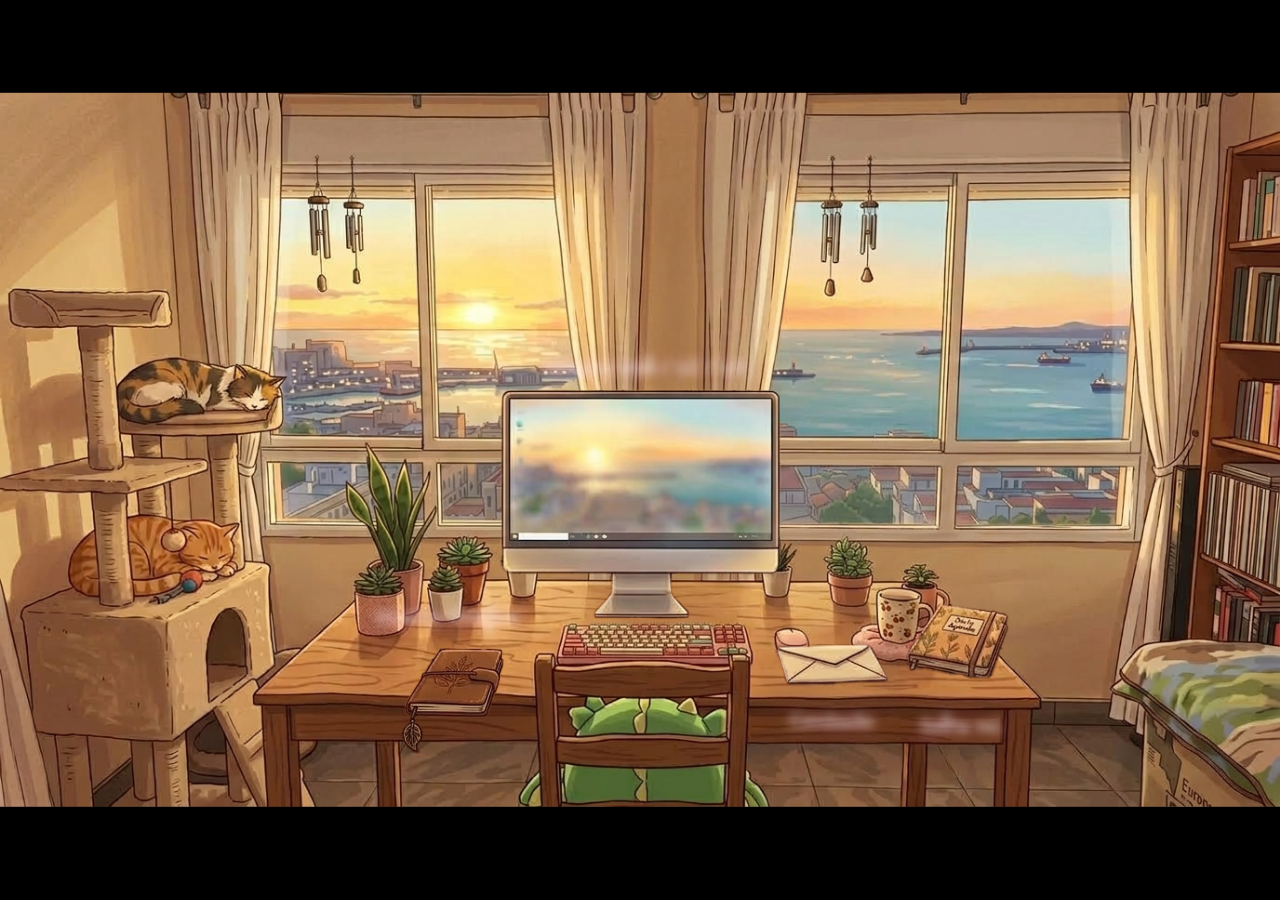
<file: index.html>
<!doctype html>
<html lang="es">

<head>
  <meta charset="UTF-8">

  <meta
    name="viewport"
    content="width=device-width, initial-scale=1.0, viewport-fit=cover"
  >

  <title>Portfolio Marta</title>

  <!-- Fuente Borel -->
  <link rel="preconnect" href="https://fonts.googleapis.com">
  <link rel="preconnect" href="https://fonts.gstatic.com" crossorigin>

  <link
    href="https://fonts.googleapis.com/css2?family=Borel&display=swap"
    rel="stylesheet"
  >

  <!-- CSS -->
  <link rel="stylesheet" href="style.css">
    <link rel="icon" type="image/png" href="assets/logomarta.png">
</head>


<body>

  <div class="scene">

    <!-- BACKGROUND -->
    <img
      src="assets/fondoportfolio.jpeg"
      class="background"
      alt=""
    >


    <!-- ELEMENTOS INTERACTIVOS -->
    <div class="elementos">


      <!-- DISEÑO GRÁFICO -->
      <a
        href="diseno-grafico.html"
        class="Button-Diseno"
      >
      
        <span class="button-text">
          Diseño Gráfico
        </span>

        <img
          src="assets/libro.png"
          alt="Diseño Gráfico"
        >

      </a>


      <!-- DISEÑO WEB / UI / UX -->
      <a
        href="ui-ux.html"
        class="button-web"
      >

        <span class="texto-web">
          Diseño Web / UI / UX
        </span>

        <img
          src="assets/pantalla.png"
          alt="Diseño Web / UI / UX"
        >

      </a>


      <!-- CONTACTO -->
      <a
        href="contacto.html"
        class="button-contacto"
        target="_blank"
      >

        <img
          src="assets/sobre.png"
          alt="Contacto"
        >

        <span class="texto-contacto">
          Contacto
        </span>

      </a>


      <!-- SOBRE MÍ -->
      <a
        href="sobre-mi.html"
        class="button-sobre-mi"
        target="_blank"
      >

        <img
          src="assets/diario.png"
          alt="Sobre mí"
        >

        <span>
          Sobre mí
        </span>

      </a>


    </div>

  </div>

</body>

</html>
</file>
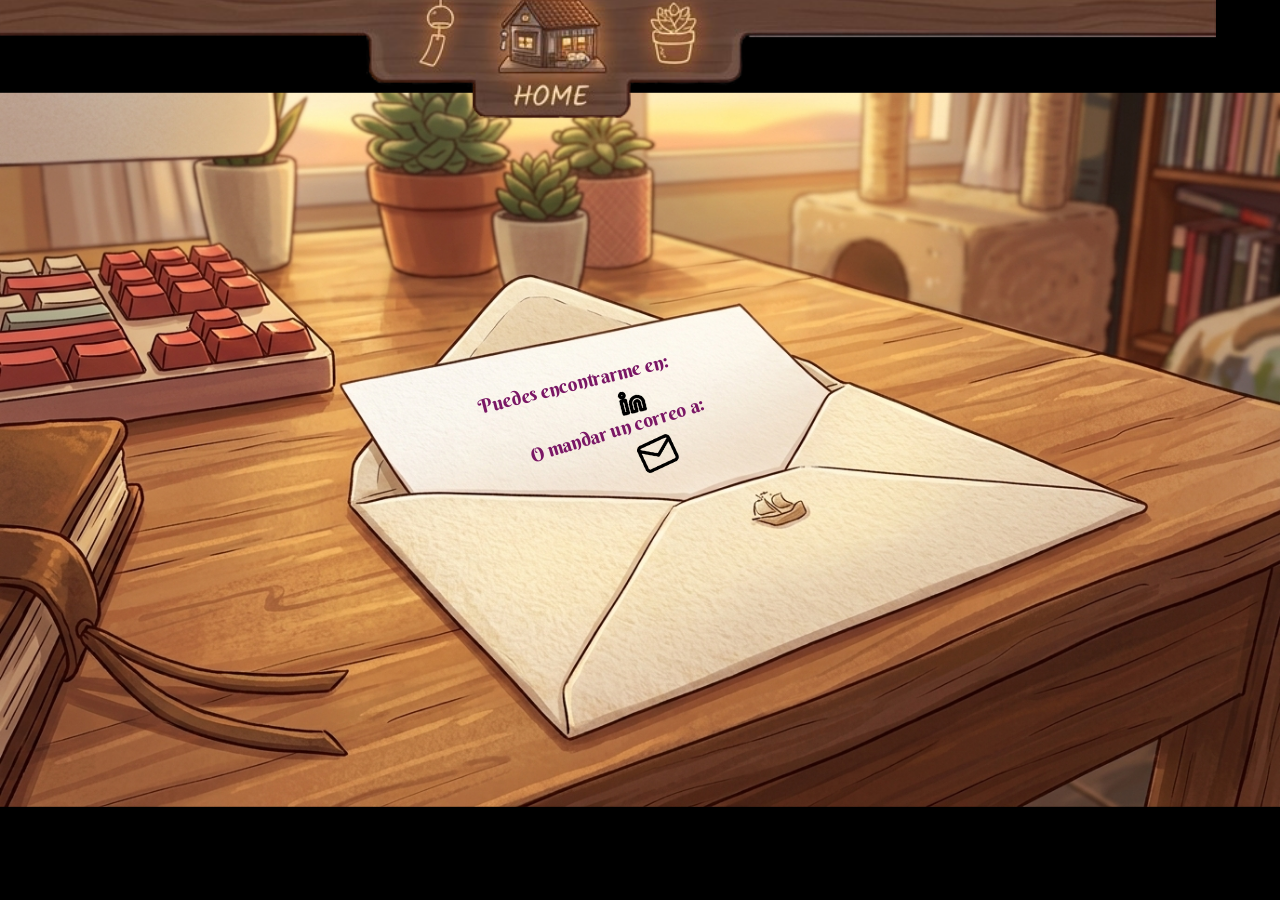
<file: contacto.html>
<!doctype html>
<html lang="es">

<head>
  <meta charset="UTF-8">

  <meta
    name="viewport"
    content="width=device-width, initial-scale=1.0, viewport-fit=cover"
  >

  <title>Diseño Gráfico</title>

  <!-- Fuentes: Borel y Berkshire Swash -->
  <link rel="preconnect" href="https://fonts.googleapis.com">
  <link rel="preconnect" href="https://fonts.gstatic.com" crossorigin>
  <link href="https://fonts.googleapis.com/css2?family=Berkshire+Swash&family=Borel&display=swap" rel="stylesheet">
  <link rel="icon" type="image/png" href="assets/logomarta.png">
  <link rel="stylesheet" href="style.css">
    <style>
       .boton-menu {
      position: absolute;
      top: -15%;
      left: -5%;

      z-index: 15;

      cursor: pointer;
      pointer-events: auto;
    }

    .boton-menu-img {
      width: 5cqw;
      height: auto;
      display: block;

      filter: none;
      transition: filter 0.4s ease;
    }

    .boton-menu:hover .boton-menu-img {
      filter:
        drop-shadow(0 0 8px rgba(255, 180, 220, 0.6))
        drop-shadow(0 0 25px rgba(255, 180, 220, 0.4));
    }
  </style>
</head>

<body>
  <div class="scenediseno">

    <!-- BACKGROUND -->
    <img
      src="assets/fotocontacto.jpeg"
      class="background"
      alt=""
    >

    <!-- ELEMENTOS INTERACTIVOS -->
    <div class="elementos">

      <a href="index.html" class="boton-menu">
  <img src="assets/menu.png" class="boton-menu-img-sm" alt="Volver al home">
</a>
<div class="info">
    <p> Puedes encontrarme en:</p>
       <a href="https://www.linkedin.com/in/marta-serrano-diseñadora" target="_blank" rel="noopener" class="mi-boton-sb">
  <img src="assets/Linkedin.png" class="mi-boton-img-sb" alt="LinkedIn de Marta Serrano">
</a>
    <p class="mail-in"> O mandar un correo a:</p>
      <a href="mailto:martaserranomarin.disenadora@gmail.com" target="_blank" rel="noopener" class="mi-boton-sobre">
  <img src="assets/Mail.png" class="mi-boton-img-sobre" alt="LinkedIn de Marta Serrano">
</a>
</div>
</file>
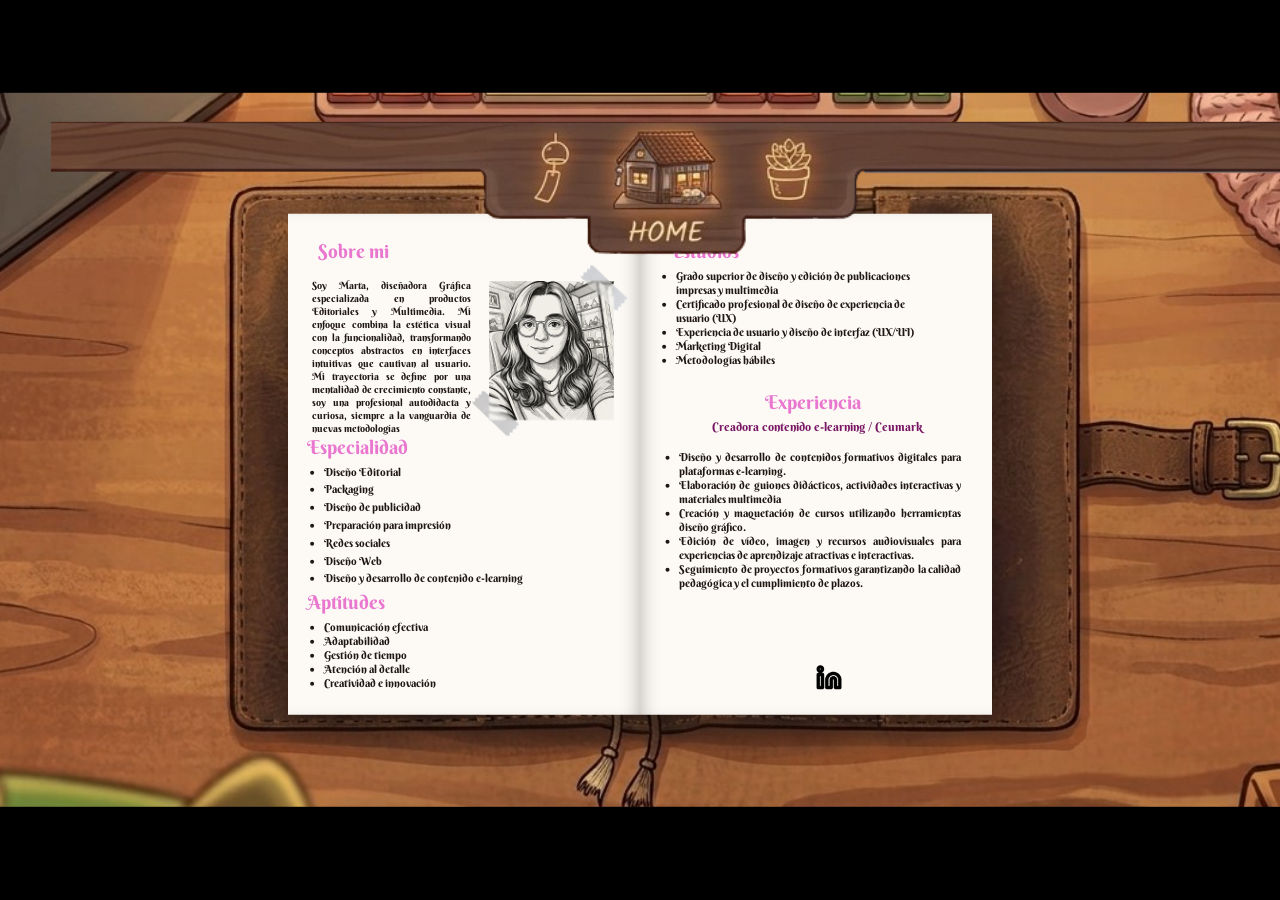
<file: sobre-mi.html>
<!doctype html>
<html lang="es">

<head>
  <meta charset="UTF-8">

  <meta
    name="viewport"
    content="width=device-width, initial-scale=1.0, viewport-fit=cover"
  >

  <title>Sobre mi</title>
  <link rel="icon" type="image/png" href="assets/logomarta.png">
  <!-- Fuentes: Borel y Berkshire Swash -->
  <link rel="preconnect" href="https://fonts.googleapis.com">
  <link rel="preconnect" href="https://fonts.gstatic.com" crossorigin>
  <link href="https://fonts.googleapis.com/css2?family=Berkshire+Swash&family=Borel&display=swap" rel="stylesheet">

  <link rel="stylesheet" href="style.css">


  <style>
    .libro-abierto {
      position: absolute;
      top: 52%;
      left: 50%;
      transform: translate(-50%, -50%);

      width: 55cqw;
      height: 70cqh;

      display: flex;

      pointer-events: auto;

      box-shadow: 0 15px 35px rgba(0, 0, 0, 0.35);
    }

    
    .libro-abierto .page {
      position: relative;
      width: 50%;
      height: 100%;

      background: #fdfaf5;

      display: flex;
      flex-direction: column;
      align-items: center;
      justify-content: flex-start;

      padding: 2cqw;
      box-sizing: border-box;

      overflow: visible;
    }

    .libro-abierto .page:first-child {
      box-shadow: inset -12px 0 20px -12px rgba(0, 0, 0, 0.3);
    }

    .libro-abierto .page:last-child {
      box-shadow: inset 12px 0 20px -12px rgba(0, 0, 0, 0.3);
    }

    .page .foto-proyecto {
      width: 100%;
      height: 45%;
      object-fit: cover;
      border-radius: 0.4cqw;
      margin-bottom: 1cqw;
    }

    .page h3 {
      margin: 0 0 0.5cqw 0;
      font-family: "Borel", cursive;
      font-size: 1.6cqw;
      color: #222;
      text-align: center;
    }

    .page p {
      margin: 0;
      font-family: Arial, sans-serif;
      font-size: 0.95cqw;
      color: #444;
      text-align: center;
    }

    .page .numero-pagina {
      position: absolute;
      bottom: 0.6cqw;
      font-size: 0.8cqw;
      color: #999;
      font-family: Arial, sans-serif;
    }

    /* Botón de menú */
    .boton-menu {
      position: absolute;
      top: 4%;
      left: 4%;

      z-index: 15;

      cursor: pointer;
      pointer-events: auto;
    }

    .boton-menu-img {
      width: 5cqw;
      height: auto;
      display: block;

      filter: none;
      transition: filter 0.4s ease;
    }

    .boton-menu:hover .boton-menu-img {
      filter:
        drop-shadow(0 0 8px rgba(255, 180, 220, 0.6))
        drop-shadow(0 0 25px rgba(255, 180, 220, 0.4));
    }
  </style>
</head>

<body>
  <div class="scenediseno">

    <!-- BACKGROUND -->
    <img
      src="assets/fondo-diseno-grafico.jpeg"
      class="background"
      alt=""
    >

    <!-- ELEMENTOS INTERACTIVOS -->
    <div class="elementos">

      <a href="index.html" class="boton-menu">
  <img src="assets/menu.png" class="boton-menu-img-sm" alt="Volver al home">
</a>
      <div class="libro-abierto">

        <div class="page">
          <img src="assets/fotosobremi.png" class="foto-sobre-mi" alt="">
          <p class="titulosobremi"> Sobre mi</p>
          <p class="sobremitexto"> Soy Marta, diseñadora Gráfica especializada en productos Editoriales y Multimedia.
Mi enfoque combina la estética visual con la funcionalidad, transformando conceptos abstractos en interfaces intuitivas que cautivan al usuario.
Mi trayectoria se define por una mentalidad de crecimiento constante, soy una profesional autodidacta y curiosa, siempre a la vanguardia de nuevas metodologías</p>
  <p class="especialidades"> Especialidad </p>
<ul class="lista-proyecto2">
  <li>Diseño Editorial</li>
  <li>Packaging</li>
  <li>Diseño de publicidad</li>
  <li>Preparación para impresión</li>
  <li>Redes sociales</li>
  <li>Diseño Web</li>
  <li>Diseño y desarrollo de contenido e-learning</li>
</ul>
<p class="aptitudes"> Aptitudes</p>
<ul class="lista-proyecto3">
  <li>Comunicación efectiva</li>
  <li>Adaptabilidad</li>
  <li>Gestión de tiempo</li>
  <li>Atención al detalle</li>
  <li>Creatividad e innovación</li>
</ul>

</div>

        <div class="page">
  <p class="titulosobremi"> Estudios</p>
  <ul class="lista-proyecto4">
  <li>Grado superior de diseño y edición de publicaciones impresas y multimedia</li>
  <li>Certificado profesional de diseño de experiencia de usuario (UX)</li>
  <li>Experiencia de usuario y diseño de interfaz (UX/UI)</li>
  <li>Marketing Digital</li>
  <li>Metodologías hábiles</li>
</ul>
 <p class="experiencia"> Experiencia</p>
 <p class="empresa-puesto"> Creadora contenido e-learning / Ceumark</p>
<ul class="lista-proyecto6">
  <li>Diseño y desarrollo de contenidos formativos digitales para plataformas e-learning.</li>
  <li>Elaboración de guiones didácticos, actividades interactivas y materiales multimedia</li>
  <li>Creación y maquetación de cursos utilizando herramientas  diseño gráfico.</li>
  <li>Edición de vídeo, imagen y recursos audiovisuales para experiencias de aprendizaje atractivas e interactivas.</li>
  <li>Seguimiento de proyectos formativos garantizando la calidad pedagógica y el cumplimiento de plazos.</li>
</ul>
   <a href="https://www.linkedin.com/in/marta-serrano-diseñadora" target="_blank" rel="noopener" class="mi-boton">
  <img src="assets/Linkedin.png" class="mi-boton-img" alt="LinkedIn de Marta Serrano">
</a>
</div>

      </div>

    </div>
  </div>

</body>
</html>
</file>
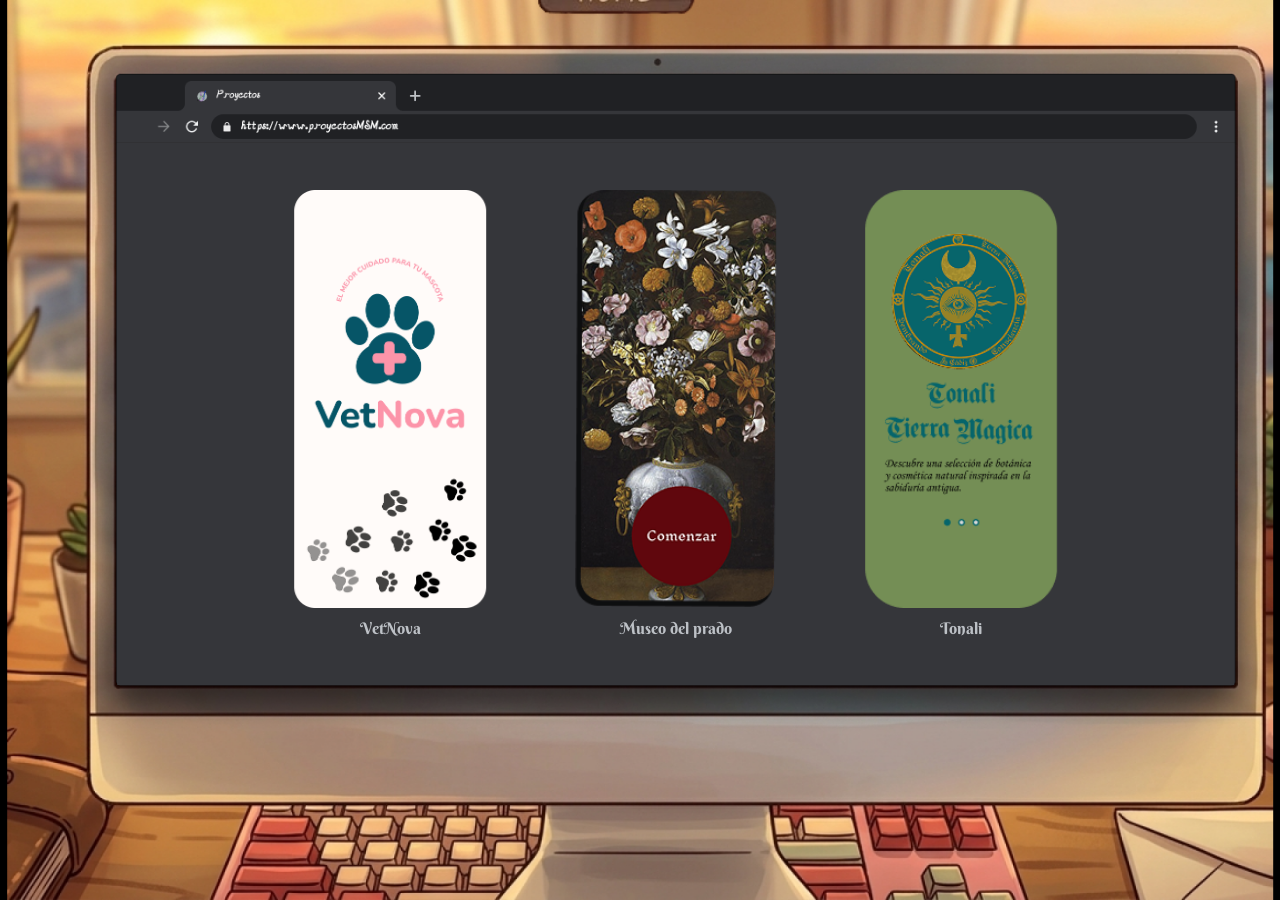
<file: ui-ux.html>
<!doctype html>
<html lang="es">

<head>
  <meta charset="UTF-8">

  <meta
    name="viewport"
    content="width=device-width, initial-scale=1.0, viewport-fit=cover"
  >

  <title>Diseño Web / UI / UX</title>

  <!-- Favicon -->
  <link rel="icon" type="image/png" href="assets/logomarta.png">

  <!-- Fuentes -->
  <link rel="preconnect" href="https://fonts.googleapis.com">
  <link rel="preconnect" href="https://fonts.gstatic.com" crossorigin>
  <link href="https://fonts.googleapis.com/css2?family=Berkshire+Swash&family=Borel&display=swap" rel="stylesheet">

  
  <link rel="stylesheet" href="style.css">

  <style>
    
    .escena-ux {
      position: fixed;

      top: 50%;
      left: 50%;

      transform: translate(-50%, -50%);

      width: 100vw;
      width: 100dvw;

      height: 100vh;
      height: 100dvh;

      max-width: calc(100vh * 1440 / 1024);
      max-width: calc(100dvh * 1440 / 1024);

      max-height: calc(100vw * 1024 / 1440);
      max-height: calc(100dvw * 1024 / 1440);

      container-type: size;
      container-name: escena-ux;
    }

    .ventana-navegador {
      position: absolute;

      left: 8.681%;
      top: 15.918%;
      width: 88.264%;
      height: 60.156%;

      background: #35363a;      

      overflow-y: auto;
      overflow-x: hidden;

      pointer-events: auto;     

      
      scrollbar-width: thin;
      scrollbar-color: #5f6368 #35363a;
    }

    .web-interior {
      box-sizing: border-box;
      min-height: 100%;

      padding: 1.5cqw 4cqw;

      display: flex;
      justify-content: center;
      align-items: center;

      font-family: "Berkshire Swash", serif;
    }

    .rejilla-proyectos {
      display: flex;
      justify-content: center;
      align-items: center;

      gap: 7cqw;
    }


    .proyecto-ux {
      display: flex;
      flex-direction: column;
      align-items: center;

      text-decoration: none;
      cursor: pointer;
    }

    .proyecto-ux-img {
      display: block;

      height: 33cqw;
      width: auto;

      transition: filter 0.4s ease;
    }

    .proyecto-ux-hueco {
      width: 15.87cqw;           
      background: #4a4b50;
      border-radius: 1.8cqw;
    }

    .proyecto-ux-nombre {
      margin-top: 0.8cqw;

      font-size: 1.3cqw;
      color: #bdc1c6;

      transition: color 0.4s ease;
    }

    .proyecto-ux:hover .proyecto-ux-img {
      filter:
        drop-shadow(0 0 8px rgba(255, 180, 220, 0.6))
        drop-shadow(0 0 25px rgba(255, 180, 220, 0.4));
    }

    .proyecto-ux:hover .proyecto-ux-nombre {
      color: #ffffff;
    }
  </style>
</head>

<body>
  <div class="escena-ux">


    <img
      src="assets/fondodiseñoux.png"
      class="background"
      alt=""
    >

    <div class="elementos">

    <a href="index.html" class="boton-menu">
  <img src="assets/menu.png" class="boton-menu-img" alt="Volver al home">
</a>

      
      <div class="ventana-navegador">
        <div class="web-interior">

          <div class="rejilla-proyectos">

            <!-- PROYECTO 1 -->
            <a href="vetnova.html" class="proyecto-ux">
              <img
                src="assets/vetnobaportada.png"
                class="proyecto-ux-img"
                alt="VetNova"
              >
              <span class="proyecto-ux-nombre">VetNova</span>
            </a>

            <!-- PROYECTO 2 -->
           <a href="museodelprado.html" class="proyecto-ux">
              <img
                src="assets/museodelprado.png"
                class="proyecto-ux-img"
                alt="museo del prado"
              >
              <span class="proyecto-ux-nombre"> Museo del prado </span>
            </a>

            <!-- PROYECTO 3  -->
           <a href="tonali.html" class="proyecto-ux">
              <img
                src="assets/tonaliapp.png"
                class="proyecto-ux-img"
                alt="tonali"
              >
              <span class="proyecto-ux-nombre"> Tonali </span>
            </a>
          </div>

        </div>
      </div>

    </div>
  </div>
</body>
</html>
</file>
<file: style.css>
html,
body {
  width: 100%;
  height: 100%;
  margin: 0;
}

body {
  overflow: hidden;
  background: #000;
}


.scene {
  position: fixed;

  top: 50%;
  left: 50%;

  transform: translate(-50%, -50%);

  width: 100vw;
  width: 100dvw;

  height: 100vh;
  height: 100dvh;


  max-width: calc(100vh * 1376 / 768);
  max-width: calc(100dvh * 1376 / 768);

  max-height: calc(100vw * 768 / 1376);
  max-height: calc(100dvw * 768 / 1376);


  container-type: size;
  container-name: scene;
}


/* =====================================================
   BACKGROUND
   ===================================================== */

.background {
  display: block;

  width: 100%;
  height: 100%;

  object-fit: cover;

  z-index: 0;

  pointer-events: none;
  user-select: none;
}


/* =====================================================
   ZONA DE ELEMENTOS
   ===================================================== */

.elementos {
  position: absolute;

  inset: 0;

  width: 100%;
  height: 100%;

  z-index: 10;

  pointer-events: none;
}


/* =====================================================
   CONFIGURACIÓN COMÚN DE LOS ENLACES
   ===================================================== */

.Button-Diseno,
.button-web,
.button-contacto,
.button-sobre-mi {
  position: absolute;

  z-index: 10;

  cursor: pointer;

  pointer-events: auto;

  text-decoration: none;

  color: inherit;
}


/* =====================================================
   CONFIGURACIÓN COMÚN DE LAS IMÁGENES
   ===================================================== */

.Button-Diseno img,
.button-web img,
.button-contacto img,
.button-sobre-mi img {
  height: auto;

  display: block;

  filter: none;

  transition:
    filter 0.5s ease,
    transform 0.5s ease;
}


/* =====================================================
   CONFIGURACIÓN COMÚN DE LOS TEXTOS
   ===================================================== */

.button-text,
.texto-web,
.texto-contacto,
.button-sobre-mi span {
  color: white;

  font-family: "Borel", cursive;

  font-size: 1.458cqw;

  font-weight: 400;

  white-space: nowrap;

  opacity: 0.7;

  
  filter: blur(4px);

  text-shadow:
    0 0 10px rgba(255, 180, 220, 0.8),
    0 0 20px rgba(255, 180, 220, 0.5);

  transition:
    opacity 0.5s ease,
    filter 0.5s ease,
    transform 0.5s ease;
}


/* =====================================================
   DISEÑO GRÁFICO
   ===================================================== */

.Button-Diseno {
  top: 84%;
  left: 35%;

  transform: translate(-50%, -50%);
}

.Button-Diseno img {
  width: 10.417cqw;
}

.button-text {
  position: absolute;

  top: -1.563cqw;
  left: 50%;

  transform: translateX(-50%);

  z-index: 20;
}


/* =====================================================
   DISEÑO WEB / UI / UX
   ===================================================== */

.button-web {
  top: 57%;
  left: 50%;

  transform: translate(-50%, -50%);
}

.button-web img {
  width: 23.438cqw;
}

.texto-web {
  position: absolute;

  top: -10%;
  left: 52%;

  transform: translateX(-50%);

  z-index: 20;
}


/* =====================================================
   CONTACTO
   ===================================================== */

.button-contacto {
  top: 83%;
  left: 65%;

  transform: translate(-50%, -50%);

  display: flex;
  flex-direction: column;
  align-items: center;
}

.button-contacto img {
  width: 10.417cqw;
}

.texto-contacto {
  display: block;

  margin-top: 0.5cqw;

  transform: none;
}


/* =====================================================
   SOBRE MÍ
   ===================================================== */

.button-sobre-mi {
  top: 80%;
  left: 75%;

  transform: translate(-50%, -50%);

  display: flex;
  flex-direction: column;
  align-items: center;
}

.button-sobre-mi img {
  width: 10.417cqw;
}

.button-sobre-mi span {
  margin-top: 0.5cqw;

  display: block;

  transform: none;
}



.Button-Diseno:hover img,
.button-web:hover img,
.button-contacto:hover img,
.button-sobre-mi:hover img {
  filter:
    drop-shadow(
      0 0 8px rgba(255, 180, 220, 0.6)
    )
    drop-shadow(
      0 0 25px rgba(255, 180, 220, 0.4)
    );

  transform: scale(1.04);
}



.Button-Diseno:hover .button-text,
.button-web:hover .texto-web,
.button-contacto:hover .texto-contacto,
.button-sobre-mi:hover span {
  opacity: 1;

  filter: blur(0);
}



.Button-Diseno:hover .button-text {
  transform:
    translateX(-50%)
    scale(1.04);
}




.button-web:hover .texto-web {
  transform:
    translateX(-50%)
    scale(1.04);
}



.button-contacto:hover .texto-contacto {
  transform: scale(1.04);
}




.button-sobre-mi:hover span {
  transform: scale(1.04);
}



.scenediseno {
 position: fixed;

  top: 50%;
  left: 50%;

  transform: translate(-50%, -50%);

  width: 100vw;
  width: 100dvw;

  height: 100vh;
  height: 100dvh;


  max-width: calc(100vh * 1376 / 768);
  max-width: calc(100dvh * 1376 / 768);

  max-height: calc(100vw * 768 / 1376);
  max-height: calc(100dvw * 768 / 1376);


  container-type: size;
  container-name: scene;
}




.elementos {
  position: absolute;
  inset: 0;
  z-index: 10;
  pointer-events: none;
}



.tarjeta {
  position: absolute;
  perspective: 1500px;
  cursor: pointer;
  pointer-events: auto;
}

.tarjeta-izquierda { top: 51%; left: 38%; width: 25cqw; height: 55cqh; transform: translate(-50%, -50%); }
.tarjeta-derecha   { top: 51%; left: 63%; width: 26cqw; height: 55cqh; transform: translate(-50%, -50%); }

.tarjeta-inner {
  position: relative;
  width: 100%;
  height: 100%;
  transition: transform 0.7s;
  transform-style: preserve-3d;
}

.tarjeta.girada .tarjeta-inner {
  transform: rotateY(180deg);
}

.cara {
  position: absolute;
  inset: 0;
  backface-visibility: hidden;
}

.cara-frente img.papel {
  width: 100%;
  height: 100%;
  object-fit: contain;
}

.cara-trasera {
  transform: rotateY(180deg);
  background: #fff;
  border-radius: 0.5cqw;
  display: flex;
  flex-direction: column;
  align-items: center;
  justify-content: flex-start;
  padding: 1cqw;
  overflow: hidden;
}

.cara-trasera .foto-proyecto {
  width: 100%;
  height: 55%;
  object-fit: cover;
  border-radius: 0.3cqw;
  margin-bottom: 0.6cqw;
}
.foto-proyecto-portada {
  width: 100%;
  height: 110%;
  object-fit: cover;
  border-radius: 0.3cqw;
  margin-bottom: 0.6cqw;
}
.foto-proyecto-2 {
  width: 100%;
  height: 110%;
  object-fit: cover;
  border-radius: 0.3cqw;
  margin-bottom: 0.6cqw;
}
.foto-proyecto-3 {
  width: 100%;
  height: 55%;
  object-fit: cover;
  border-radius: 0.3cqw;
  margin-bottom: 0.5cqw;
}
.fondo-proyecto1 {
  position: absolute;

  width: 109%;
  height: 50%;
  object-fit: cover;
  top: 0%;
  left: 0%;
}
.foto-proyecto-4 {
  position: absolute;  

  width: 40%;
  height: 80%;
  object-fit: cover;
  border-radius: 0.3cqw;
  margin-bottom: 0.5cqw;
  top: 10%;
  left: 0%;
}
.foto-proyecto-5 {
  position: absolute;   

  width: 78%;
  height: 100%;
  object-fit: cover;
  border-radius: 0.3cqw;
  margin-bottom: 0.5cqw;
  top: 4%;
  left: 24%;
}
.cartel1 {
  position: absolute;
  top: 27cqw;
  left: 3cqw;

  width: 30cqw;
  height: auto;

  transform: rotate(-6deg);

  border-radius: none;

  z-index: 5;
}

.cara-trasera h3 {
  margin: 0 0 0.3cqw 0;
  font-size: 1.2cqw;
  font-family: "Borel", cursive;
}

.cara-trasera p {
  margin: 0;
  font-size: 0.9cqw;
  font-family: Arial, sans-serif;
  color: #333;
  text-align: center;
}
.papel{
 position: fixed;

  top: 50%;
  left: 50%;

  transform: translate(-50%, -50%);

  width: 100vw;
  width: 100dvw;

  height: 600vh;
  height: 600dvh;


  max-width: calc(100vh * 1376 / 768);
  max-width: calc(100dvh * 1376 / 768);

  max-height: calc(100vw * 768 / 1376);
  max-height: calc(100dvw * 768 / 1376);


  container-type: size;
  container-name: scene;
}


.page h3.titulo-proyecto1 {
  position: absolute;
  top: 44%;
  left: 30%;
  transform: translateX(-50%);

  z-index: 2;

  margin: 0;
  font-family: "Berkshire Swash", serif;
  font-size: 1.8cqw;
  color: #6d5b4e;
  text-shadow: 0 1px 4px rgba(255, 255, 255, 0.85);
}

.page p.descripcion-proyecto1 {
  position: absolute;
  top: 52%;
  left: 50%;
  transform: translateX(-50%);
  width: 80%;

  margin: 0;
  font-family: "Berkshire Swash", serif;
  font-size: 1.0cqw;
  color: #1f1711;
  text-align: justify;
}
.foto-proyecto-ig {
  position: absolute;
  top: 2%;
  left: -3%;

  width: 60%;
  height: 45%;
  object-fit: cover;
}

.foto-proyecto-ig2 {
  position: absolute;
  bottom: 2%;
  right: -4%;

  width: 60%;
  height: 45%;
  object-fit: cover;
}

.pegatina-loca {
  position: absolute;
  top: 8%;
  right: 2%;

  width: 45%;
  height: auto;
}

.pegatina-2 {
  position: absolute;
  bottom: 8%;
  left: 2%;

  width: 50%;
  height: auto;
}
.fondo-proyecto2 {
  position: absolute;

  width: 100%;
  height: 44%;
  object-fit: cover;
  top: 0%;
  left: 0%;
}
.foto-proyecto-t-l {
  position: absolute;

  width: 100%;
  height: 44%;
  object-fit: cover;
  top: 40%;
  left: -2%;
}
.foto-proyecto-t-color {
  position: absolute;

  width: 100%;
  height: 24%;
  object-fit: cover;
  top: 75%;
  left: 0%;
}
.page h3.titulo-proyecto2{
  position: absolute;
  top: 4%;
  left: 32%;
  transform: translateX(-50%);

  z-index: 2;

  margin: 0;
  font-family: "Berkshire Swash", serif;
  font-size: 2.5cqw;
  color: #8b7d3b;
}

.page p.descripcion-proyecto2 {
  position: absolute;
  top: 15%;
  left: 45%;
  transform: translateX(-50%);
  width: 80%;

  margin: 0;
  font-family: "Berkshire Swash", serif;
  font-size: 1cqw;
  color: #1f1711;
  text-align: justify;
}
.cartel-2 {
  position: absolute;
  top: 25cqw;
  left: 3cqw;

  width: 20cqw;
  height: auto;

transform: rotate(25deg);
  border-radius: none;

  z-index: 5;
}
.foto-tonali-1{
  position: absolute;

  width: 50%;
  height: 70%;
  object-fit: cover;
  top: 30%;
  left: 1%;
}
.foto-tonali-2{
 position: absolute;
  bottom: 20%;
  right: 0%;

  width: 50%;
  height: 70%;
  object-fit: cover;
}
.tarjetavisita {
  position: absolute;
  top: 40%;
  left: 0cqw;

  width: 40cqw;
  height: auto;

transform: rotate(0deg);
  border-radius: none;

  z-index: 5;
}
.foto-proyecto-t {
  position: absolute;

  width: 80%;
  height: 50%;
  object-fit: cover;
  top: 0%;
  left: 10%;
}
.foto-proyecto3{
  position: absolute;

  width: 105%;
  height: 90%;
  object-fit: cover;
  top: 0%;
  left: 8%;
}
.foto-proyecto-batllo{
  position: absolute;

  width: 105%;
  height: 90%;
  object-fit: cover;
  top: 0%;
  left: 8%;
}
.foto-proyecto-t{
  position: absolute;

  width: 90%;
  height: 60%;
  object-fit: cover;
  top: 0%;
  left: 8%;
}
.foto-proyecto-batlló{
  position: absolute;

  width: 115%;
  height: 90%;
  object-fit: cover;
  top: 5%;
  left: 0%;
}
.page h3.titulo-proyecto-3{
  position: absolute;
  top: 10%;
  left: 40%;
  transform: translateX(-50%);

  z-index: 2;

  margin: 0;
  font-family: "Berkshire Swash", serif;
  font-size: 1.8cqw;
  color: #24205e;
}

.page p.descripcion-proyecto-3 {
  position: absolute;
  top: 30%;
  left: 50%;
  transform: translateX(-50%);
  width: 80%;

  margin: 0;
  font-family: "Times new roman";
  font-size: 1.2cqw;
  color: #1f1711;
  text-align: justify;
}
.page p.descripcion-proyecto-3-p2 {
  position: absolute;
  top: 20%;
  left: 50%;
  transform: translateX(-50%);
  width: 80%;

  margin: 0;
  font-family: "Times new roman";
  font-size: 0.85cqw;
  color: #1f1711;
  text-align: justify;
}
.page p.descripcion-proyecto-3-p3 {
  position: absolute;
  top: 60%;
  left: 50%;
  transform: translateX(-50%);
  width: 80%;

  margin: 0;
  font-family: "Times new roman";
  font-size: 0.85cqw;
  color: #1f1711;
  text-align: justify;
}
.page h3.titulo-proyecto-4{
  position: absolute;
  top: 50%;
  left: 40%;
  transform: translateX(-50%);

  z-index: 2;

  margin: 0;
  font-family: "Berkshire Swash", serif;
  font-size: 1.8cqw;
  color: #24205e;
}
.foto-proyecto-mookup{
  position: absolute;

  width: 100%;
  height: 40%;
  object-fit: cover;
  top: 50%;
  left: 0%;
}
.foto-proyecto-batlló-2-carteles{
  position: absolute;

  width: 95%;
  height: 80%;
  object-fit: cover;
  top: 5%;
  left: 0%;
}
.foto-proyecto-ed{
  position: absolute;

  width: 120%;
  height: 90%;
  object-fit: cover;
  top: 3%;
  left: 5%;
}
.page h3.titulo-proyecto-ed{
  position: absolute;
  top: 10%;
  left: 35%;
  transform: translateX(-50%);

  z-index: 2;

  margin: 0;
  font-family: "Berkshire Swash", serif;
  font-size: 1.5cqw;
  color: #24205e;
}

.page p.descripcion-proyecto-ed {
  position: absolute;
  top: 30%;
  left: 45%;
  transform: translateX(-50%);
  width: 80%;

  margin: 0;
  font-family: "Times new roman";
  font-size: 1.2cqw;
  color: #1f1711;
  text-align: justify;
}
.foto-proyecto-ed-mockup{
  position: absolute;

  width: 80%;
  height: 60%;
  object-fit: cover;
  top: 35%;
  left: 5%;
}
.foto-proyecto-bestiario{
  position: absolute;

  width: 110%;
  height: 90%;
  object-fit: cover;
  top: 3%;
  left: 5%;
}
.page p.descripcion-proyecto-bestiario {
  position: absolute;
  top: 25%;
  left: 50%;
  transform: translateX(-50%);
  width: 80%;

  margin: 0;
  font-family: "Times new roman";
  font-size: 0.85cqw;
  color: #1f1711;
  text-align: justify;
}
.foto-proyecto-bestiario-2{
  position: absolute;

  width: 95%;
  height: 90%;
  object-fit: cover;
  top: 3%;
  left: 5%;
}
.foto-fin {
  width: 100%;
  height: 90%;
  object-fit: cover;
  border-radius: 0.3cqw;
  margin-bottom: 0.6cqw;
  top: 3%
}
.boton-libro {
  position: absolute;
  top: 30%;
  left: 50%;
  transform: translateX(-50%);

  width: 15cqw;

  display: block;
  z-index: 6;

  cursor: pointer;
}

.boton-libro-normal,
.boton-libro-hover {
  width: 100%;
  height: auto;
  display: block;

  transition: opacity 0.3s ease;
}

.boton-libro-hover {
  position: absolute;
  top: 0;
  left: 0;

  opacity: 0;  
}

.boton-libro:hover .boton-libro-normal {
  opacity: 0;
}

.boton-libro:hover .boton-libro-hover {
  opacity: 1;
}
.boton-libro-texto {
  position: absolute;
  top: -1.5cqw;    
  left: 50%;
  transform: translateX(-50%);

  z-index: 7;         

  white-space: nowrap;

  font-family: "Berkshire swash", cursive; 
  font-size: 1cqw;
  color: rgb(51, 88, 122);

  opacity: 0.7;
  transition: opacity 0.3s ease;
}

.boton-libro:hover .boton-libro-texto {
  opacity: 1;
}

.boton-menu {
  position: absolute;
  top: -13%;
  left: 0%;
  z-index: 15;
  cursor: pointer;
  pointer-events: auto;
}

.boton-menu-img {
  width: 100cqw;
  height: auto;
  display: block;
  filter: none;
  transition: filter 0.4s ease;
}

.boton-menu:hover .boton-menu-img {
  filter:
    drop-shadow(0 0 8px rgba(255, 180, 220, 0.6))
    drop-shadow(0 0 25px rgba(255, 180, 220, 0.4));
}
.foto-sobre-mi {
  position: absolute;
  top: 10%;
  right: 3%;
  width: 45%;
}
.lista-proyecto2 {
  position: absolute;
  top: 50%;           
  left: 43%;
  transform: translateX(-50%);
  width: 70%;

  margin: 0;
  padding-left: 1.2cqw;   

  font-family: "Berkshire Swash", serif;
  font-size: 0.85cqw;
  color: #1f1711;

  list-style-type: disc;   
}

.lista-proyecto2 li {
  margin-bottom: 0.3cqw;   
  text-align: left;       
}
.page p.sobremitexto {   
  position: absolute;
  top: 13%;
  left: 0%;

  width: 45%;           

  margin: 0;
  padding-left: 1.9cqw;

  font-family: "Berkshire Swash", serif;
  font-size: 0.8cqw;
  color: #1f1711;
  text-align: justify;
}
.page p.titulosobremi {   
  position: absolute;
  top: 5%;
  left: 3%;

  width: 60%;            

  margin: 0;
  padding-left: 1.5cqw;

  font-family: "Berkshire Swash", serif;
  font-size: 1.5cqw;
  color: #e977d0;
  text-align: justify;
}
.page p.especialidades {   
  position: absolute;
  top: 44%;
  left: 0%;

  width: 60%;            

  margin: 0;
  padding-left: 1.5cqw;

  font-family: "Berkshire Swash", serif;
  font-size: 1.5cqw;
  color: #e977d0;
  text-align: justify;
}
.page p.aptitudes {   
  position: absolute;
  top: 75%;
  left: 0%;

  width: 60%;           

  margin: 0;
  padding-left: 1.5cqw;

  font-family: "Berkshire Swash", serif;
  font-size: 1.5cqw;
  color: #e977d0;
  text-align: justify;
}
.lista-proyecto3 {
  position: absolute;
  top: 81%;          
  left: 43%;
  transform: translateX(-50%);
  width: 70%;

  margin: 0;
  padding-left: 1.2cqw;  

  font-family: "Berkshire Swash", serif;
  font-size: 0.85cqw;
  color: #1f1711;

  list-style-type: disc;  
}
.lista-proyecto4 {
  position: absolute;
  top: 11%;           
  left: 43%;
  transform: translateX(-50%);
  width: 70%;

  margin: 0;
  padding-left: 1.2cqw;   

  font-family: "Berkshire Swash", serif;
  font-size: 0.85cqw;
  color: #1f1711;

  list-style-type: disc;   
}
.lista-proyecto5 {
  position: absolute;
  top: 61%;          
  left: 43%;
  transform: translateX(-50%);
  width: 70%;

  margin: 0;
  padding-left: 1.2cqw;  

  font-family: "Berkshire Swash", serif;
  font-size: 1cqw;
  color: #1f1711;

  list-style-type: disc;   
}
.page p.experiencia {  
  position: absolute;
  top: 35%;
  left: 30%;

  width: 60%;            

  margin: 0;
  padding-left: 1.5cqw;

  font-family: "Berkshire Swash", serif;
  font-size: 1.5cqw;
  color: #e977d0;
  text-align: justify;
}
.page p.empresa-puesto {   
  position: absolute;
  top: 41%;
  left: 15%;

  width: 60%;          

  margin: 0;
  padding-left: 1.5cqw;

  font-family: "Berkshire Swash", serif;
  font-size: 0.9cqw;
  color: #7a1765;
  text-align: justify;
}
.lista-proyecto6 {
  position: absolute;
  top: 47%;         
  left: 49%;
  transform: translateX(-50%);
  width: 80%;

  margin: 0;
  padding-left: 1.2cqw;  

  font-family: "Berkshire Swash", serif;
  font-size: 0.85cqw;
  color: #1f1711;
  text-align: justify;

  list-style-type: disc;  
}
.mi-boton {
  position: absolute;
  top: 90%;      
  left: 50%;

  z-index: 10;

  cursor: pointer;
  pointer-events: auto;  
}

.mi-boton-img {
  width: 2cqw;   
  height: auto;
  display: block;

  transition: filter 0.4s ease;
}

.mi-boton:hover .mi-boton-img {
  filter:
    drop-shadow(0 0 8px rgba(255, 180, 220, 0.6))
    drop-shadow(0 0 25px rgba(255, 180, 220, 0.4));
}
.boton-menu-img-sm {
  width: 100cqw;
  height: auto;
  display: block;
  filter: none;
  transition: filter 0.4s ease;
}
.info { 
  position: absolute;
  top: 27%;
  left: 35%;

  width: 60%;          

  margin: 0;
  padding-left: 1.5cqw;

  font-family: "Berkshire Swash", serif;
  font-size: 1.5cqw;
  color: #7a1765;
  text-align: justify;
  transform: rotate(-14deg);
}
.mi-boton-img-sb {
  width: 2cqw;  
  height: auto;
  display: block;

  transition: filter 0.4s ease;
}

.mi-boton:hover .mi-boton-img-sb {
  filter:
    drop-shadow(0 0 8px rgba(255, 180, 220, 0.6))
    drop-shadow(0 0 25px rgba(255, 180, 220, 0.4));
}
.mi-boton-sb {
  position: absolute;
  top: 80%;     
  left: 20%;

  z-index: 10;

  cursor: pointer;
  pointer-events: auto;   
}
.mail-in {   
  position: absolute;
  top: 107%;
  left: 5%;

  width: 60%;            

  margin: 0;
  padding-left: 1.5cqw;

  font-family: "Berkshire Swash", serif;
  font-size: 1.5cqw;
  color: #7a1765;
  text-align: justify;
  transform: rotate(-3deg);
}
.mi-boton-img-sobre {
  width: 4cqw;   
  height: auto;
  display: block;

  transition: filter 0.4s ease;
  transform: rotate(10deg);
}

.mi-boton:hover .mi-boton-img-sobre {
  filter:
    drop-shadow(0 0 8px rgba(255, 180, 220, 0.6))
    drop-shadow(0 0 25px rgba(255, 180, 220, 0.4));
}
.mi-boton-sobre {
  position: absolute;
  top: 150%;      
  left: 20%;

  z-index: 10;

  cursor: pointer;
  pointer-events: auto;  
}


.escena-ux {
  position: fixed;

  top: 50%;
  left: 50%;

  transform: translate(-50%, -50%);

  width: 100vw;
  width: 100dvw;

  height: 100vh;
  height: 100dvh;

  max-width: calc(100vh * 1440 / 1024);
  max-width: calc(100dvh * 1440 / 1024);

  max-height: calc(100vw * 1024 / 1440);
  max-height: calc(100dvw * 1024 / 1440);

  container-type: size;
  container-name: escena-ux;
}


.ventana-navegador {
  position: absolute;

  left: 8.681%;
  top: 15.918%;
  width: 88.264%;
  height: 60.156%;

  background: #35363a;      

  overflow-y: auto;
  overflow-x: hidden;

  pointer-events: auto;    


  scrollbar-width: thin;
  scrollbar-color: #5f6368 #35363a;
}
.vn-pantalla-img {
  display: block;
  width: 15.87cqw;      
  height: auto;          

  border-radius: 1.8cqw;
}
</file>
